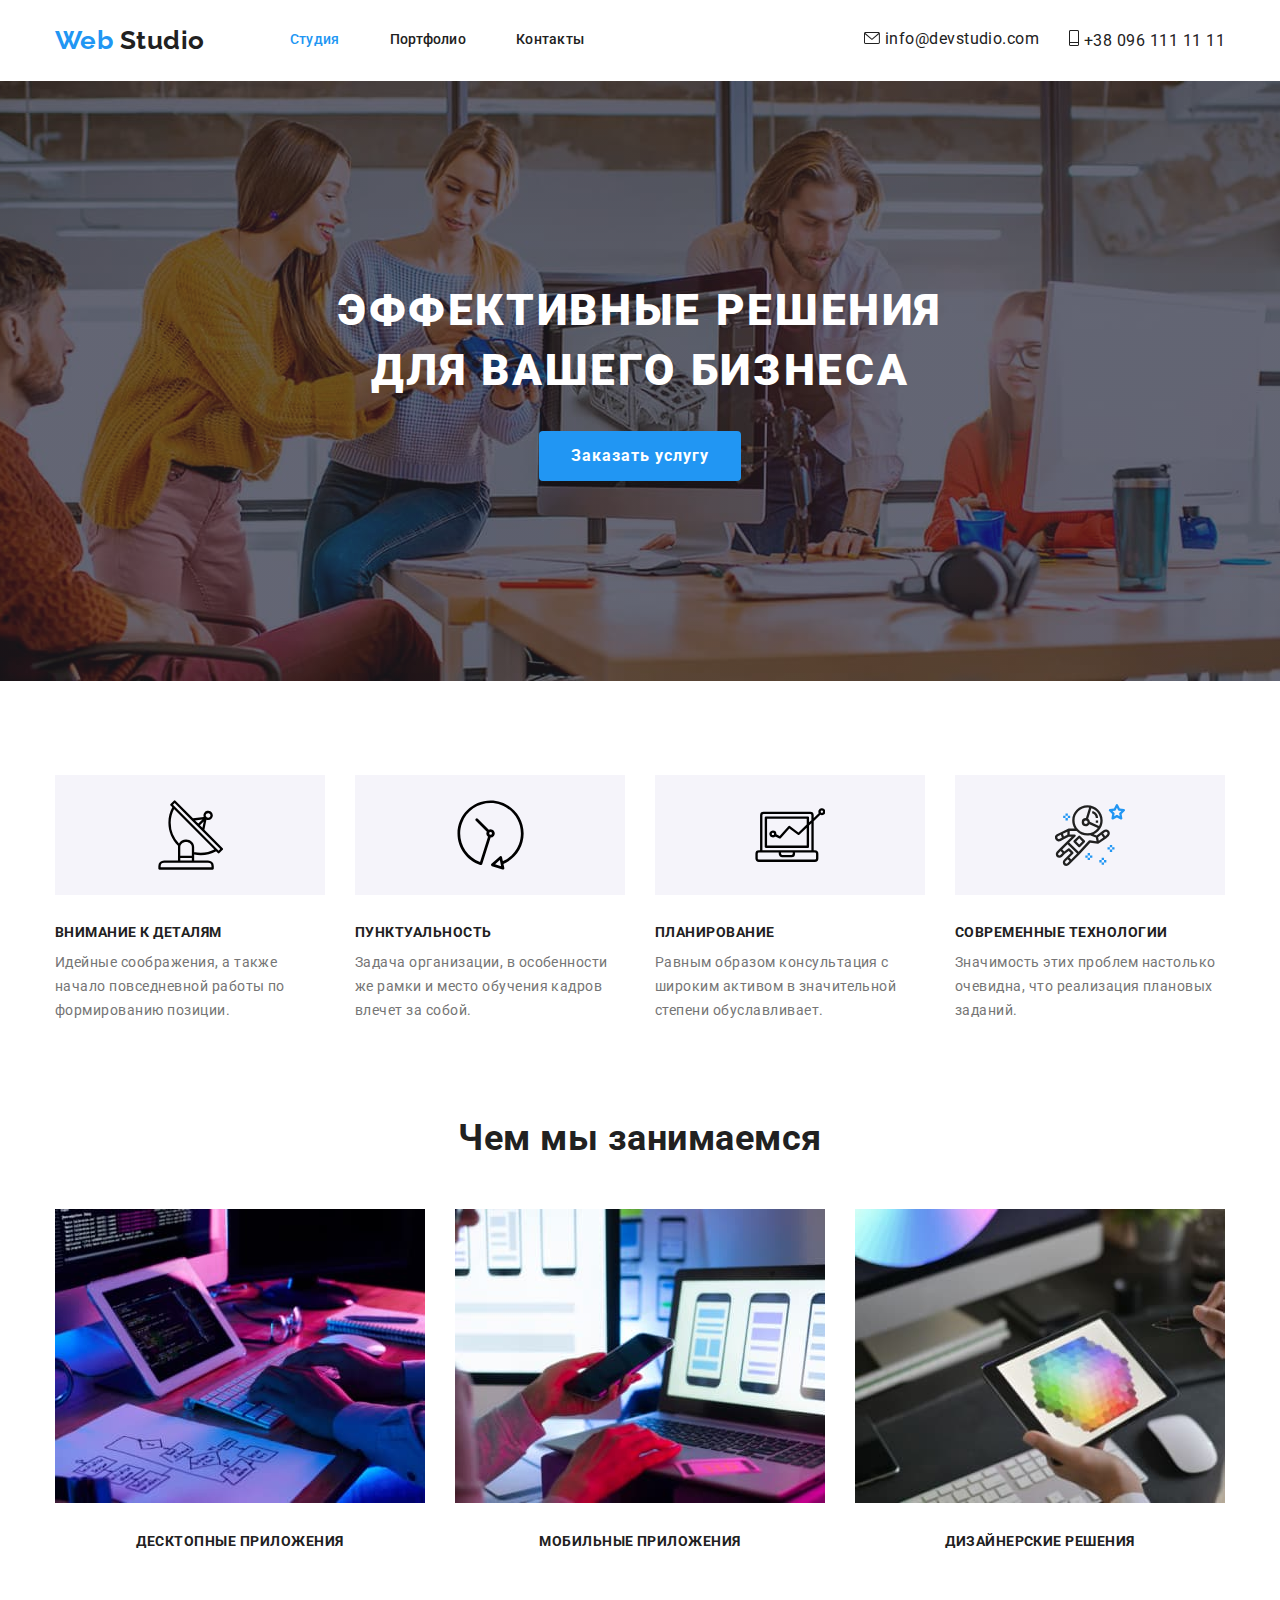
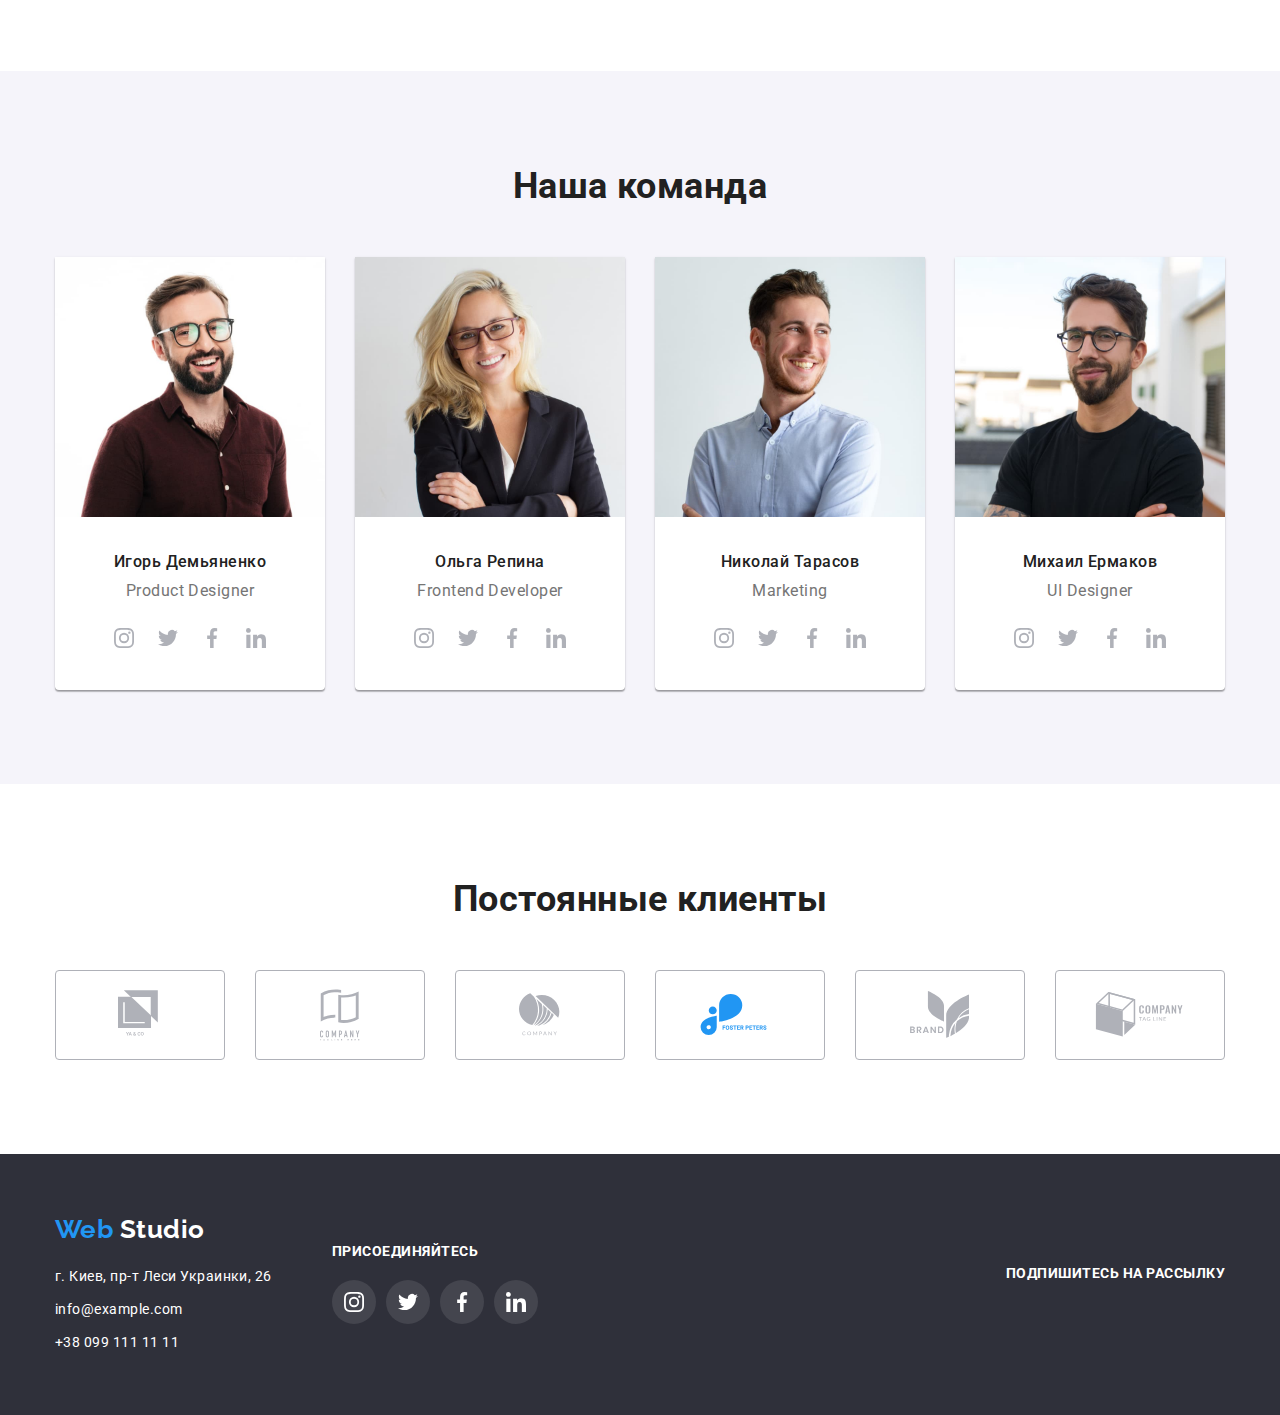
<file: index.html>
<!DOCTYPE html>
<html lang="ru">
	<head>
		<meta charset="UTF-8" />
		<meta name="viewport" content="width=device-width, initial-scale=1.0" />
		<meta http-equiv="X-UA-Compatible" content="ie=edge" />
		<title lang="en">WebStudio</title>
		<link
			href="https://fonts.googleapis.com/css2?family=Raleway:wght@700&family=Roboto:wght@400;500;700;900&display=swap"
			rel="stylesheet"
		/>
		<link rel="stylesheet" href="./css/normalize.css" />
		<link rel="stylesheet" href="./css/styles.css" />
	</head>
	<body>
		<header class="page-header">
			<div class="container header-content">
				<a class="logo link" lang="en" href="./">
					<span class="web">Web</span>
					<span class="studio">Studio</span>
				</a>
				<nav>
					<ul class="site-nav list">
						<li><a href="" class="link current">Студия</a></li>
						<li><a href="./portfolio.html" class="link">Портфолио</a></li>
						<li><a href="" class="link">Контакты</a></li>
					</ul>
				</nav>

				<ul class="list contact-us">
					<li>
						<a class="link email-link" href="mailto:info@devstudio.com">
							<svg class="icon-email" width="16" height="12">
								<use href="./images/sprite.svg#icon-envelope"></use>
							</svg>
							info@devstudio.com
						</a>
					</li>
					<li>
						<a class="link mobile-link" href="tel:+380961111111">
							<svg class="icon-mobile" width="10" height="16">
								<use href="./images/sprite.svg#icon-mobile"></use>
							</svg>
							+38 096 111 11 11
						</a>
					</li>
				</ul>
			</div>
		</header>
		<main>
			<!--Hero-->
			<section class="hero">
				<h1 class="hero-title">
					Эффективные решения
					<br />
					для вашего бизнеса
				</h1>
				<button type="button" class="button">Заказать услугу</button>
			</section>

			<!--Our advantages-->
			<section class="section section-padding">
				<div class="container">
					<h2 class="section-title hidden">Наши преимущества</h2>
					<ul class="list advantage">
						<li class="advantage-item">
							<div class="advantage-icon">
								<svg class="advantage-svg" width="65" height="70">
									<use href="./images/sprite.svg#icon-satellite "></use>
								</svg>
							</div>
							<h3 class="advantage-title">Внимание к деталям</h3>
							<p class="advantage-text">
								Идейные соображения, а также начало повседневной работы по формированию позиции.
							</p>
						</li>
						<li class="advantage-item">
							<div class="advantage-icon">
								<svg class="advantage-svg" width="67" height="70">
									<use href="./images/sprite.svg#icon-clock "></use>
								</svg>
							</div>
							<h3 class="advantage-title">Пунктуальность</h3>
							<p class="advantage-text">
								Задача организации, в особенности же рамки и место обучения кадров влечет за собой.
							</p>
						</li>
						<li class="advantage-item">
							<div class="advantage-icon">
								<svg class="advantage-svg" width="70" height="54">
									<use href="./images/sprite.svg#icon-diagram "></use>
								</svg>
							</div>
							<h3 class="advantage-title">Планирование</h3>
							<p class="advantage-text">
								Равным образом консультация с широким активом в значительной степени обуславливает.
							</p>
						</li>
						<li class="advantage-item">
							<div class="advantage-icon">
								<svg class="advantage-svg" width="70" height="70">
									<use href="./images/sprite.svg#icon-astronaut "></use>
								</svg>
							</div>
							<h3 class="advantage-title">Современные технологии</h3>
							<p class="advantage-text">
								Значимость этих проблем настолько очевидна, что реализация плановых заданий.
							</p>
						</li>
					</ul>
				</div>
			</section>
			<!--What we develop-->
			<section class="section padding-bottom">
				<div class="container">
					<h2 class="section-title">Чем мы занимаемся</h2>
					<ul class="list work">
						<li class="work-item">
							<img src="./images/desktop.jpg" width="370" height="294" alt="десктопные приложения" />
							<h3 class="work-example">Десктопные приложения</h3>
						</li>
						<li class="work-item">
							<img src="./images/mobile.jpg" width="370" height="294" alt="мобильные приложения" />
							<h3 class="work-example">Мобильные приложения</h3>
						</li>
						<li class="work-item">
							<img src="./images/designer-solutions.jpg" width="370" height="294" alt="дизайнерские решения" />
							<h3 class="work-example">Дизайнерские решения</h3>
						</li>
					</ul>
				</div>
			</section>
			<!--Our team-->
			<section class="section section-padding bcg-color">
				<div class="container ">
					<h2 class="section-title">Наша команда</h2>

					<ul class="list team">
						<li class="team-item">
							<img src="./images/product-designer.jpg" width="270" height="260" alt="Игорь Демьяненко" />
							<h3 class="team-member">Игорь Демьяненко</h3>
							<p lang="en" class="team-pos">Product Designer</p>
							<ul class="team-media list">
								<li class="team-social">
									<a
										class="link social-link"
										href="https://www.instagram.com/"
										target="_blank"
										rel="noopener noreferrer"
										aria-label="ссылка Instagram"
									>
										<svg class="social-svg">
											<use href="./images/sprite.svg#icon-instagram"></use>
										</svg>
									</a>
								</li>
								<li class="team-social">
									<a
										class="link social-link"
										href="https://www.twitter.com/"
										target="_blank"
										rel="noopener noreferrer"
										aria-label="ссылка Twitter"
									>
										<svg class="social-svg">
											<use href="./images/sprite.svg#icon-twitter"></use>
										</svg>
									</a>
								</li>
								<li class="team-social">
									<a
										class="link social-link"
										href="https://www.facebook.com/"
										target="_blank"
										rel="noopener noreferrer"
										aria-label="ссылка Facebook"
									>
										<svg class="social-svg">
											<use href="./images/sprite.svg#icon-facebook"></use>
										</svg>
									</a>
								</li>
								<li class="team-social">
									<a
										class="link social-link"
										href="https://www.linkedin.com/"
										target="_blank"
										rel="noopener noreferrer"
										aria-label="ссылка Linkedin"
									>
										<svg class="social-svg">
											<use href="./images/sprite.svg#icon-linkedin"></use>
										</svg>
									</a>
								</li>
							</ul>
						</li>
						<li class="team-item">
							<img src="./images/frontend-developer.jpg" width="270" height="260" alt="Ольга Репина" />
							<h3 class="team-member">Ольга Репина</h3>
							<p lang="en" class="team-pos">Frontend Developer</p>
							<ul class="team-media list">
								<li class="team-social">
									<a
										class="link social-link"
										href="https://www.instagram.com/"
										target="_blank"
										rel="noopener noreferrer"
										aria-label="ссылка Instagram"
									>
										<svg class="social-svg">
											<use href="./images/sprite.svg#icon-instagram"></use>
										</svg>
									</a>
								</li>
								<li class="team-social">
									<a
										class="link social-link"
										href="https://www.twitter.com/"
										target="_blank"
										rel="noopener noreferrer"
										aria-label="ссылка Twitter"
									>
										<svg class="social-svg">
											<use href="./images/sprite.svg#icon-twitter"></use>
										</svg>
									</a>
								</li>
								<li class="team-social">
									<a
										class="link social-link"
										href="https://www.facebook.com/"
										target="_blank"
										rel="noopener noreferrer"
										aria-label="ссылка Facebook"
									>
										<svg class="social-svg">
											<use href="./images/sprite.svg#icon-facebook"></use>
										</svg>
									</a>
								</li>
								<li class="team-social">
									<a
										class="link social-link"
										href="https://www.linkedin.com/"
										target="_blank"
										rel="noopener noreferrer"
										aria-label="ссылка Linkedin"
									>
										<svg class="social-svg">
											<use href="./images/sprite.svg#icon-linkedin"></use>
										</svg>
									</a>
								</li>
							</ul>
						</li>
						<li class="team-item">
							<img src="./images/marketing.jpg" width="270" height="260" alt="Николай Тарасов" />
							<h3 class="team-member">Николай Тарасов</h3>
							<p lang="en" class="team-pos">Marketing</p>
							<ul class="team-media list">
								<li class="team-social">
									<a
										class="link social-link"
										href="https://www.instagram.com/"
										target="_blank"
										rel="noopener noreferrer"
										aria-label="ссылка Instagram"
									>
										<svg class="social-svg">
											<use href="./images/sprite.svg#icon-instagram"></use>
										</svg>
									</a>
								</li>
								<li class="team-social">
									<a
										class="link social-link"
										href="https://www.twitter.com/"
										target="_blank"
										rel="noopener noreferrer"
										aria-label="ссылка Twitter"
									>
										<svg class="social-svg">
											<use href="./images/sprite.svg#icon-twitter"></use>
										</svg>
									</a>
								</li>
								<li class="team-social">
									<a
										class="link social-link"
										href="https://www.facebook.com/"
										target="_blank"
										rel="noopener noreferrer"
										aria-label="ссылка Facebook"
									>
										<svg class="social-svg">
											<use href="./images/sprite.svg#icon-facebook"></use>
										</svg>
									</a>
								</li>
								<li class="team-social">
									<a
										class="link social-link"
										href="https://www.linkedin.com/"
										target="_blank"
										rel="noopener noreferrer"
										aria-label="ссылка Linkedin"
									>
										<svg class="social-svg">
											<use href="./images/sprite.svg#icon-linkedin"></use>
										</svg>
									</a>
								</li>
							</ul>
						</li>
						<li class="team-item">
							<img src="./images/ui-designer.jpg" width="270" height="260" alt="Михаил Ермаков" />
							<h3 class="team-member">Михаил Ермаков</h3>
							<p lang="en" class="team-pos">UI Designer</p>
							<ul class="team-media list">
								<li class="team-social">
									<a
										class="link social-link"
										href="https://www.instagram.com/"
										target="_blank"
										rel="noopener noreferrer"
										aria-label="ссылка Instagram"
									>
										<svg class="social-svg">
											<use href="./images/sprite.svg#icon-instagram"></use>
										</svg>
									</a>
								</li>
								<li class="team-social">
									<a
										class="link social-link"
										href="https://www.twitter.com/"
										target="_blank"
										rel="noopener noreferrer"
										aria-label="ссылка Twitter"
									>
										<svg class="social-svg">
											<use href="./images/sprite.svg#icon-twitter"></use>
										</svg>
									</a>
								</li>
								<li class="team-social">
									<a
										class="link social-link"
										href="https://www.facebook.com/"
										target="_blank"
										rel="noopener noreferrer"
										aria-label="ссылка Facebook"
									>
										<svg class="social-svg">
											<use href="./images/sprite.svg#icon-facebook"></use>
										</svg>
									</a>
								</li>
								<li class="team-social">
									<a
										class="link social-link"
										href="https://www.linkedin.com/"
										target="_blank"
										rel="noopener noreferrer"
										aria-label="ссылка Linkedin"
									>
										<svg class="social-svg">
											<use href="./images/sprite.svg#icon-linkedin"></use>
										</svg>
									</a>
								</li>
							</ul>
						</li>
					</ul>
				</div>
			</section>
			<!--Our customers-->
			<section class="section section-padding">
				<div class="container">
					<h2 class="section-title">Постоянные клиенты</h2>
					<ul class="clients-list list">
						<li class="client">
							<svg class="client-svg" width="44" height="49">
								<use href="./images/sprite.svg#icon-client1"></use>
							</svg>
						</li>
						<li class="client">
							<svg class="client-svg" width="40" height="52">
								<use href="./images/sprite.svg#icon-client2"></use>
							</svg>
						</li>
						<li class="client">
							<svg class="client-svg" width="41" height="43">
								<use href="./images/sprite.svg#icon-client3"></use>
							</svg>
						</li>
						<li class="client">
							<svg class="client-svg" width="80" height="42">
								<use href="./images/sprite.svg#icon-client4"></use>
							</svg>
						</li>
						<li class="client">
							<svg class="client-svg" width="59" height="47">
								<use href="./images/sprite.svg#icon-client5"></use>
							</svg>
						</li>
						<li class="client">
							<svg class="client-svg" width="89" height="45">
								<use href="./images/sprite.svg#icon-client6"></use>
							</svg>
						</li>
					</ul>
				</div>
			</section>
		</main>
		<!--footer-->
		<footer class="footer">
			<div class="container footer-content">
				<div class="contacts">
					<a lang="en" href="./" class="link logo logo-footer">
						<span class="web">Web</span>
						<span class="studio-footer">Studio</span>
					</a>
					<address>
						<ul class="list contacts">
							<li class="contacts-item">
								<a href="https://goo.gl/maps/paYKEHQAEN2VHhgx9" class="link">г. Киев, пр-т Леси Украинки, 26</a>
							</li>
							<li class="contacts-item"><a href="mailto:info@example.com" class="link">info@example.com</a></li>
							<li class="contacts-item"><a href="tel:+380991111111" class="link">+38 099 111 11 11</a></li>
						</ul>
					</address>
				</div>
				<div class="studio-media">
					<p class="call">присоединяйтесь</p>
					<ul class="list media-list">
						<li class="social-item">
							<a
								class="link social-link"
								href="https://www.instagram.com/"
								target="_blank"
								rel="noopener noreferrer"
								aria-label="ссылка Instagram"
							>
								<svg class="social-svg">
									<use href="./images/sprite.svg#icon-instagram"></use>
								</svg>
							</a>
						</li>
						<li class="social-item">
							<a
								class="link social-link"
								href="https://www.twitter.com/"
								target="_blank"
								rel="noopener noreferrer"
								aria-label="ссылка Twitter"
							>
								<svg class="social-svg">
									<use href="./images/sprite.svg#icon-twitter"></use>
								</svg>
							</a>
						</li>
						<li class="social-item">
							<a
								class="link social-link"
								href="https://www.facebook.com/"
								target="_blank"
								rel="noopener noreferrer"
								aria-label="ссылка Facebook"
							>
								<svg class="social-svg">
									<use href="./images/sprite.svg#icon-facebook"></use>
								</svg>
							</a>
						</li>
						<li class="social-item">
							<a
								class="link social-link"
								href="https://www.linkedin.com/"
								target="_blank"
								rel="noopener noreferrer"
								aria-label="ссылка Linkedin"
							>
								<svg class="social-svg">
									<use href="./images/sprite.svg#icon-linkedin"></use>
								</svg>
							</a>
						</li>
					</ul>
				</div>
				<div class="subscription">
					<p class="call">Подпишитесь на рассылку</p>
				</div>
			</div>
		</footer>
	</body>
</html>
</file>
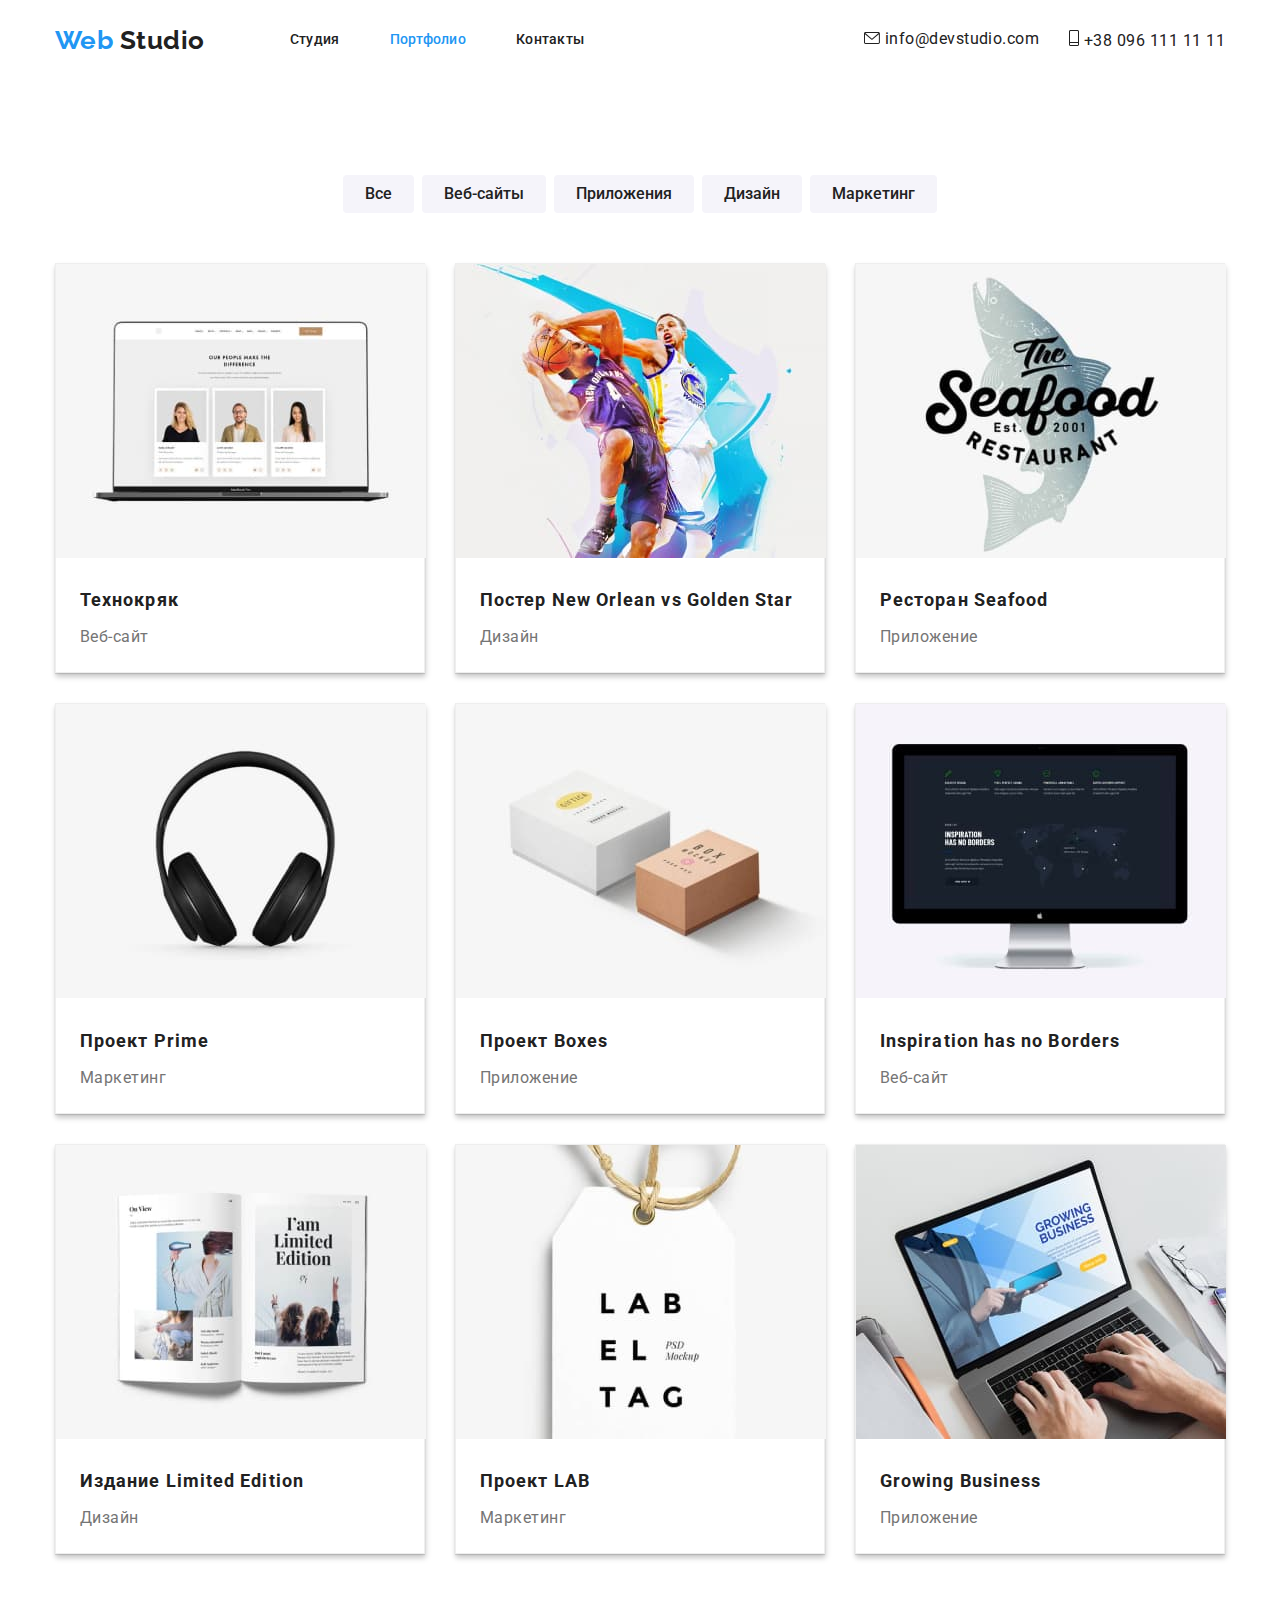
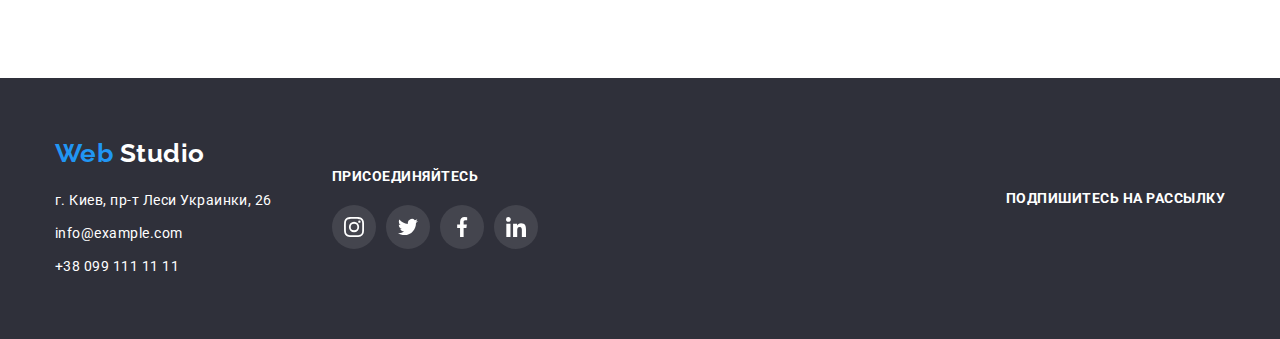
<file: portfolio.html>
<!DOCTYPE html>
<html lang="ru">
	<head>
		<meta charset="UTF-8" />
		<meta name="viewport" content="width=device-width, initial-scale=1.0" />
		<meta http-equiv="X-UA-Compatible" content="ie=edge" />
		<title lang="en">Portfolio</title>
		<link
			href="https://fonts.googleapis.com/css2?family=Raleway:wght@700&family=Roboto:wght@400;500;700;900&display=swap"
			rel="stylesheet"
		/>
		<link rel="stylesheet" href="./css/normalize.css" />
		<link rel="stylesheet" href="./css/styles.css" />
	</head>
	<body>
		<!--header-->
		<header class="page-header">
			<div class="container header-content">
				<a class="logo link" lang="en" href="./">
					<span class="web">Web</span>
					<span class="studio">Studio</span>
				</a>
				<nav>
					<ul class="site-nav list">
						<li><a href="" class="link">Студия</a></li>
						<li><a href="./portfolio.html" class="link current">Портфолио</a></li>
						<li><a href="" class="link">Контакты</a></li>
					</ul>
				</nav>

				<ul class="list contact-us">
					<li>
						<a class="link email-link" href="mailto:info@devstudio.com">
							<svg class="icon-email" width="16" height="12">
								<use href="./images/sprite.svg#icon-envelope"></use>
							</svg>
							info@devstudio.com
						</a>
					</li>
					<li>
						<a class="link mobile-link" href="tel:+380961111111">
							<svg class="icon-mobile" width="10" height="16">
								<use href="./images/sprite.svg#icon-mobile"></use>
							</svg>
							+38 096 111 11 11
						</a>
					</li>
				</ul>
			</div>
		</header>
		<!--main-->
		<main>
			<section class="section section-padding">
				<div class="container">
					<h1 hidden lang="en">Portfolio</h1>
					<!--project categories-->
					<h2 hidden lang="en">Project examples</h2>
					<ul class="list filter-list">
						<li class="button-item"><button type="button" class="button-filter">Все</button></li>
						<li class="button-item"><button type="button" class="button-filter">Веб-сайты</button></li>
						<li class="button-item"><button type="button" class="button-filter">Приложения</button></li>
						<li class="button-item"><button type="button" class="button-filter">Дизайн</button></li>
						<li class="button-item"><button type="button" class="button-filter">Маркетинг</button></li>
					</ul>

					<!--project examples-->

					<ul class="list project-list">
						<li class="project-item">
							<a href="" class="link">
								<img src="./images/project1.jpg" width="370" height="294" alt="Технокряк" />
								<h3 class="project-title">Технокряк</h3>
								<p class="project-type">Веб-сайт</p>
								<p class="project-text hidden">
									Технокряк это современная площадка распространения коронавируса. Компании используют эту платформу для
									цифрового шпионажа и атак на защищённые сервера конкурентов.
								</p>
							</a>
						</li>
						<li class="project-item">
							<a href="" class="link">
								<img src="./images/project2.jpg" width="370" height="294" alt="Постер" />
								<h3 class="project-title">
									Постер
									<span lang="en">New Orlean vs Golden Star</span>
								</h3>
								<p class="project-type">Дизайн</p>
								<p class="project-text hidden">
									Lorem ipsum dolor sit, amet consectetur adipisicing elit. Rerum aliquid harum tempora, magnam
									molestiae minus dolor voluptatem, itaque reiciendis, eum numquam vero. Ipsum iusto distinctio aperiam
									in possimus reprehenderit repudiandae!
								</p>
							</a>
						</li>
						<li class="project-item">
							<a href="" class="link">
								<img src="./images/project3.jpg" width="370" height="294" alt="Ресторан" />
								<h3 class="project-title">
									Ресторан
									<span lang="en">Seafood</span>
								</h3>
								<p class="project-type">Приложение</p>
								<p class="project-text hidden">
									Lorem ipsum dolor sit, amet consectetur adipisicing elit. Rerum aliquid harum tempora, magnam
									molestiae minus dolor voluptatem, itaque reiciendis, eum numquam vero. Ipsum iusto distinctio aperiam
									in possimus reprehenderit repudiandae!
								</p>
							</a>
						</li>
						<li class="project-item">
							<a href="" class="link">
								<img src="./images/project4.jpg" width="370" height="294" alt="" />
								<h3 class="project-title">
									Проект
									<span lang="en">Prime</span>
								</h3>
								<p class="project-type">Маркетинг</p>
								<p class="project-text hidden">
									Lorem ipsum dolor sit, amet consectetur adipisicing elit. Rerum aliquid harum tempora, magnam
									molestiae minus dolor voluptatem, itaque reiciendis, eum numquam vero. Ipsum iusto distinctio aperiam
									in possimus reprehenderit repudiandae!
								</p>
							</a>
						</li>
						<li class="project-item">
							<a href="" class="link">
								<img src="./images/project5.jpg" width="370" height="294" alt="" />
								<h3 class="project-title">
									Проект
									<span lang="en">Boxes</span>
								</h3>
								<p class="project-type">Приложение</p>
								<p class="project-text hidden">
									Lorem ipsum dolor sit, amet consectetur adipisicing elit. Rerum aliquid harum tempora, magnam
									molestiae minus dolor voluptatem, itaque reiciendis, eum numquam vero. Ipsum iusto distinctio aperiam
									in possimus reprehenderit repudiandae!
								</p>
							</a>
						</li>
						<li class="project-item">
							<a href="" class="link">
								<img src="./images/project6.jpg" width="370" height="294" alt="" />
								<h3 class="project-title" lang="en">Inspiration has no Borders</h3>
								<p class="project-type">Веб-сайт</p>
								<p class="project-text hidden">
									Lorem ipsum dolor sit, amet consectetur adipisicing elit. Rerum aliquid harum tempora, magnam
									molestiae minus dolor voluptatem, itaque reiciendis, eum numquam vero. Ipsum iusto distinctio aperiam
									in possimus reprehenderit repudiandae!
								</p>
							</a>
						</li>
						<li class="project-item">
							<a href="" class="link">
								<img src="./images/project7.jpg" width="370" height="294" alt="" />
								<h3 class="project-title">
									Издание
									<span lang="en">Limited Edition</span>
								</h3>
								<p class="project-type">Дизайн</p>
								<p class="project-text hidden">
									Lorem ipsum dolor sit, amet consectetur adipisicing elit. Rerum aliquid harum tempora, magnam
									molestiae minus dolor voluptatem, itaque reiciendis, eum numquam vero. Ipsum iusto distinctio aperiam
									in possimus reprehenderit repudiandae!
								</p>
							</a>
						</li>
						<li class="project-item">
							<a href="" class="link">
								<img src="./images/project8.jpg" width="370" height="294" alt="" />
								<h3 class="project-title">
									Проект
									<span lang="en">LAB</span>
								</h3>
								<p class="project-type">Маркетинг</p>
								<p class="project-text hidden">
									Lorem ipsum dolor sit, amet consectetur adipisicing elit. Rerum aliquid harum tempora, magnam
									molestiae minus dolor voluptatem, itaque reiciendis, eum numquam vero. Ipsum iusto distinctio aperiam
									in possimus reprehenderit repudiandae!
								</p>
							</a>
						</li>
						<li class="project-item">
							<a href="" class="link">
								<img src="./images/project9.jpg" width="370" height="294" alt="" />
								<h3 class="project-title" lang="en">Growing Business</h3>
								<p class="project-type">Приложение</p>
								<p class="project-text hidden">
									Lorem ipsum dolor sit, amet consectetur adipisicing elit. Rerum aliquid harum tempora, magnam
									molestiae minus dolor voluptatem, itaque reiciendis, eum numquam vero. Ipsum iusto distinctio aperiam
									in possimus reprehenderit repudiandae!
								</p>
							</a>
						</li>
					</ul>
				</div>
			</section>
		</main>
		<!--footer-->
		<footer class="footer">
			<div class="container footer-content">
				<div class="contacts">
					<a lang="en" href="./" class="link logo logo-footer">
						<span class="web">Web</span>
						<span class="studio-footer">Studio</span>
					</a>
					<address>
						<ul class="list contacts">
							<li class="contacts-item">
								<a href="https://goo.gl/maps/paYKEHQAEN2VHhgx9" class="link">г. Киев, пр-т Леси Украинки, 26</a>
							</li>
							<li class="contacts-item"><a href="mailto:info@example.com" class="link">info@example.com</a></li>
							<li class="contacts-item"><a href="tel:+380991111111" class="link">+38 099 111 11 11</a></li>
						</ul>
					</address>
				</div>
				<div class="studio-media">
					<p class="call">присоединяйтесь</p>
					<ul class="list media-list">
						<li class="social-item">
							<a
								class="link social-link"
								href="https://www.instagram.com/"
								target="_blank"
								rel="noopener noreferrer"
								aria-label="ссылка Instagram"
							>
								<svg class="social-svg">
									<use href="./images/sprite.svg#icon-instagram"></use>
								</svg>
							</a>
						</li>
						<li class="social-item">
							<a
								class="link social-link"
								href="https://www.twitter.com/"
								target="_blank"
								rel="noopener noreferrer"
								aria-label="ссылка Twitter"
							>
								<svg class="social-svg">
									<use href="./images/sprite.svg#icon-twitter"></use>
								</svg>
							</a>
						</li>
						<li class="social-item">
							<a
								class="link social-link"
								href="https://www.facebook.com/"
								target="_blank"
								rel="noopener noreferrer"
								aria-label="ссылка Facebook"
							>
								<svg class="social-svg">
									<use href="./images/sprite.svg#icon-facebook"></use>
								</svg>
							</a>
						</li>
						<li class="social-item">
							<a
								class="link social-link"
								href="https://www.linkedin.com/"
								target="_blank"
								rel="noopener noreferrer"
								aria-label="ссылка Linkedin"
							>
								<svg class="social-svg">
									<use href="./images/sprite.svg#icon-linkedin"></use>
								</svg>
							</a>
						</li>
					</ul>
				</div>
				<div class="subscription">
					<p class="call">Подпишитесь на рассылку</p>
				</div>
			</div>
		</footer>
	</body>
</html>
</file>
<file: css/styles.css>
/* 
Font-family:
Logo: Raleway 700
Text: Roboto 400, 500, 700, 900
*/

/* 
Palette:
title-color: #757575;
text-color: #212121;
white-color: #FFFFFF;
accent-color: #2196F3
bcg-color: #F5F4FA;
*/

:root {
	--text-color: #757575;
	--title-color: #212121;
	--white-color: #ffffff;
	--accent-color: #2196f3;
	--bcg-color: #f5f4fa;
}

html {
	box-sizing: border-box;
}

*,
*::before,
*::after {
	box-sizing: inherit;
}

body {
	margin: 0;

	color: var(--text-color);
	background-color: var(--white-color);

	font-family: Roboto, sans-serif;
	letter-spacing: 0.03em;
}

h1,
h2,
h3,
p {
	margin-top: 0;
	margin-bottom: 0;
}

.container {
	width: 1200px;
	padding-left: 15px;
	padding-right: 15px;
	margin-left: auto;
	margin-right: auto;

	/* outline: 1px solid black; */
}

.list {
	list-style: none;
	padding: 0;
	margin: 0;
}

.link {
	text-decoration: none;
}

.hidden {
	display: none;
}

.bcg-color {
	background-color: var(--bcg-color);
}

/* .page-header {
	background-color: slateblue;
} */

.header-content {
	display: flex;
	padding-top: 25px;
	padding-bottom: 25px;
	align-items: center;
}

/* Logo */
.logo {
	margin-right: 85px;

	font-family: Raleway, sans-serif;
	font-weight: 700;
	font-size: 26px;
	line-height: 1.19;

	color: var(--accent-color);
}

.web {
	color: var(--accent-color);
}
.studio {
	color: var(--title-color);
}

.studio-footer {
	color: var(--white-color);
}

.logo:hover {
	background-color: fuchsia;
}

/* Site-nav */
.site-nav {
	display: flex;

	font-weight: 500;
	font-size: 14px;
	line-height: 1.14;
	letter-spacing: 0.02em;
}

.site-nav .link,
.contact-us .mobile-link,
.contact-us .email-link {
	color: var(--title-color);
}

.site-nav .link:hover,
.site-nav .link:focus {
	color: var(--accent-color);
}

.site-nav .link.current {
	color: var(--accent-color);
}

.site-nav li:not(:last-child) {
	margin-right: 50px;
}

.contact-us {
	display: flex;
	margin-left: auto;
}

.contact-us li:not(:last-child) {
	margin-right: 30px;
}

.contact-us a:hover,
.contact-us a:focus {
	color: var(--accent-color);
}

.icon-mobile,
.icon-email {
	fill: currentColor;
}

.email-link:hover .icon-mobile,
.mobile-link:hover .icon-email {
	fill: var(--accent-color);
}

/* Section */
.section-title {
	margin-bottom: 50px;

	font-weight: 700;
	font-size: 36px;
	line-height: 1.17;
	text-align: center;

	color: var(--title-color);
}

.section-padding {
	padding-top: 94px;
	padding-bottom: 94px;
}

.padding-bottom {
	padding-bottom: 94px;
}

/* .section {
	background-color: coral;
} */

.social-link {
	display: inline-flex;

	height: 44px;
	width: 44px;
	background-color: rgba(255, 255, 255, 0.1);
	border-radius: 50%;
}

.social-link:hover,
.social-link:focus {
	background-color: var(--accent-color);
}

.social-item:not(:last-child) {
	margin-right: 10px;
}

.social-svg {
	fill: var(--white-color);
	margin: auto;

	width: 20px;
	height: 20px;
}

/*-----------------  */
/* Styles for Index */
/* --------------- */

/* Hero */
.hero {
	height: 600px;
	max-width: 1600px;

	padding-top: 200px;
	padding-bottom: 200px;
	margin-left: auto;
	margin-right: auto;
	background-image: linear-gradient(to right, rgba(47, 48, 58, 0.4), rgba(47, 48, 58, 0.4)), url("../images/banner.jpg");
	background-color: #c4c4c4;
	background-size: cover;
	background-position: center;
	background-repeat: no-repeat;

	text-align: center;
}

.hero-title {
	margin-top: 0;
	margin-bottom: 30px;
	font-weight: 900;
	font-size: 44px;
	line-height: 1.36;
	text-align: center;
	letter-spacing: 0.06em;
	text-transform: uppercase;

	color: var(--white-color);
	/* background-color: fuchsia; */
}

.button {
	padding: 10px 32px;
	border: none;
	border-radius: 4px;
	min-width: 200px;

	font-weight: 700;
	font-size: 16px;
	line-height: 1.88;
	letter-spacing: 0.06em;

	color: var(--white-color);
	background-color: var(--accent-color);
}

/* Advantages & Work & Team */
.advantage-icon {
	display: inline-flex;
	background-color: var(--bcg-color);

	width: 100%;
	height: 120px;
	justify-content: center;
	/* padding-top: 25px;
	padding-bottom: 25px; */
}

.advantage-svg {
	/* display: inline-block; */
	margin: auto;
}

.advantage,
.work,
.team,
.team-media {
	display: flex;
	flex-wrap: wrap;
}

.advantage-item,
.team-item {
	width: calc((100% - 30px * 3) / 4);
}

.advantage-item:not(:nth-child(4n)),
.team-item:not(:nth-child(4n)) {
	margin-right: 30px;
}

.work-item {
	width: calc((100% - 30px * 2) / 3);
}

.work-item:not(:nth-child(3n)) {
	margin-right: 30px;
}

.advantage-title,
.work-example {
	font-weight: 700;
	font-size: 14px;
	line-height: 1.14;
	text-transform: uppercase;

	color: var(--title-color);
}

.work-example {
	padding-top: 27px;
	padding-bottom: 27px;
	text-align: center;
}

.advantage-text,
.contacts {
	font-style: normal;
	font-weight: 400;
	font-size: 14px;
	line-height: 1.71;
}
.advantage-title {
	margin-top: 30px;
}

.advantage-text {
	margin-top: 10px;
}

.team-item {
	box-shadow: 0px 1px 3px rgba(0, 0, 0, 0.12), 0px 1px 1px rgba(0, 0, 0, 0.14), 0px 2px 1px rgba(0, 0, 0, 0.2);
	border-radius: 0px 0px 4px 4px;
	background-color: var(--white-color);
}

.team-member {
	margin-top: 30px;

	font-weight: 500;
	font-size: 16px;
	line-height: 1.19;
	text-align: center;

	color: var(--title-color);
}

.team-pos {
	margin-top: 10px;
	margin-bottom: 16px;

	font-size: 16px;
	line-height: 1.19;
	text-align: center;
}

.team-media {
	display: flex;
	flex-wrap: wrap;
	justify-content: center;
}

.team-social .social-svg {
	fill: #afb1b8;
}

.team-social > .social-link {
	background-color: var(--white-color);

	margin-left: auto;
	margin-right: auto;
	margin-bottom: 30px;
}

.team-social > .social-link:hover .social-svg,
.team-social > .social-link:focus .social-svg {
	fill: var(--white-color);
}

.team-social > .social-link:hover,
.team-social > .social-link:focus {
	background-color: var(--accent-color);
}

/* Clients */
.clients-list {
	display: flex;
	flex-wrap: wrap;
}

.client {
	display: flex;
	width: calc((100% - 30px * 5) / 6);
	height: 90px;

	border: 1px solid #afb1b8;
	border-radius: 4px;

	/* align-items: center; */
}

.client:not(:nth-child(6n)) {
	margin-right: 30px;
}

.client-svg {
	margin: auto;
}

/* Footer */
.footer {
	padding-top: 60px;
	padding-bottom: 60px;

	background-color: #2f303a;
	color: var(--white-color);
}

.footer-content {
	display: flex;
	align-items: center;
}

.footer .link {
	color: var(--white-color);
}

.logo-footer {
	display: inline-block;
	margin-bottom: 20px;
}

.contacts {
	margin-right: 30px;
}

.contacts-item:not(:last-child) {
	margin-bottom: 9px;
}

.call {
	margin-bottom: 20px;

	font-weight: 700;
	font-size: 14px;
	line-height: 1.14;
	text-transform: uppercase;
}

.media-list {
	display: flex;
}

.subscription {
	margin-left: auto;
}
/* --------------------- */
/* Styles for Portfolio */
/* ------------------- */
.filter-list {
	display: flex;
	margin-bottom: 50px;
	justify-content: center;
}

.button-filter {
	padding: 6px 22px;
	border-radius: 4px;
	border: none;

	font-weight: 500;
	font-size: 16px;
	line-height: 1.63;

	color: var(--title-color);
	background-color: var(--bcg-color);
}

.button-filter:hover,
.button-filter:focus {
	color: var(--white-color);
	background-color: var(--accent-color);
}

.button-item:not(:last-child) {
	margin-right: 8px;
}

.project-list {
	display: flex;
	flex-wrap: wrap;
}

.project-item {
	width: calc((100% - 30px * 2) / 3);
	margin-bottom: 30px;
	background: var(--white-color);
	border: 1px solid #eeeeee;
	box-shadow: 0px 1px 1px rgba(0, 0, 0, 0.12), 0px 4px 4px rgba(0, 0, 0, 0.06), 1px 4px 6px rgba(0, 0, 0, 0.16);
}

.project-item:not(:nth-child(3n)) {
	margin-right: 30px;
}

.project-title {
	padding-top: 20px;
	padding-bottom: 4px;
	padding-left: 24px;

	font-weight: 700;
	font-size: 18px;
	line-height: 2;
	letter-spacing: 0.06em;

	color: var(--title-color);
}

.project-type {
	padding-bottom: 20px;
	padding-left: 24px;

	font-weight: 400;
	font-size: 16px;
	line-height: 1.88;

	color: var(--text-color);
}

.project-text {
	font-weight: 400;
	font-size: 18px;
	line-height: 1.56;

	color: var(--white-color);
	background-color: var(--accent-color);
}
</file>
